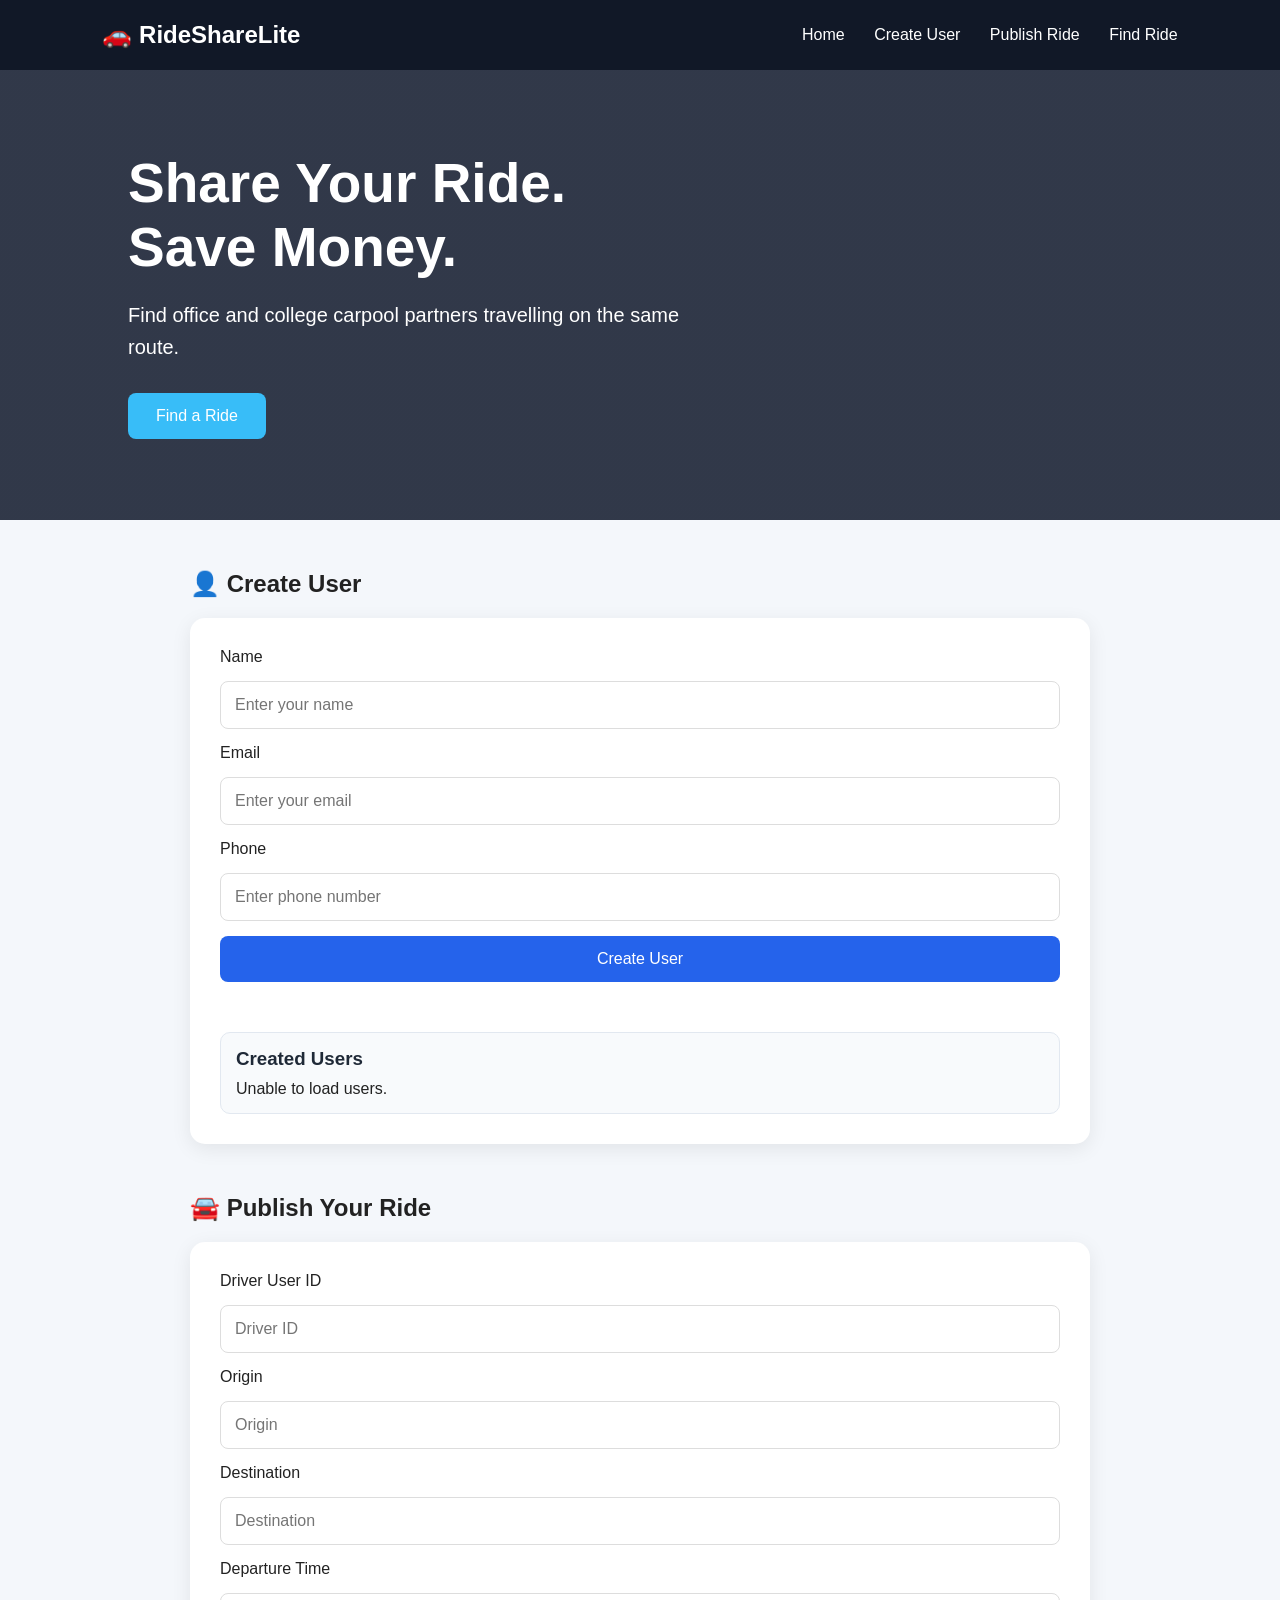
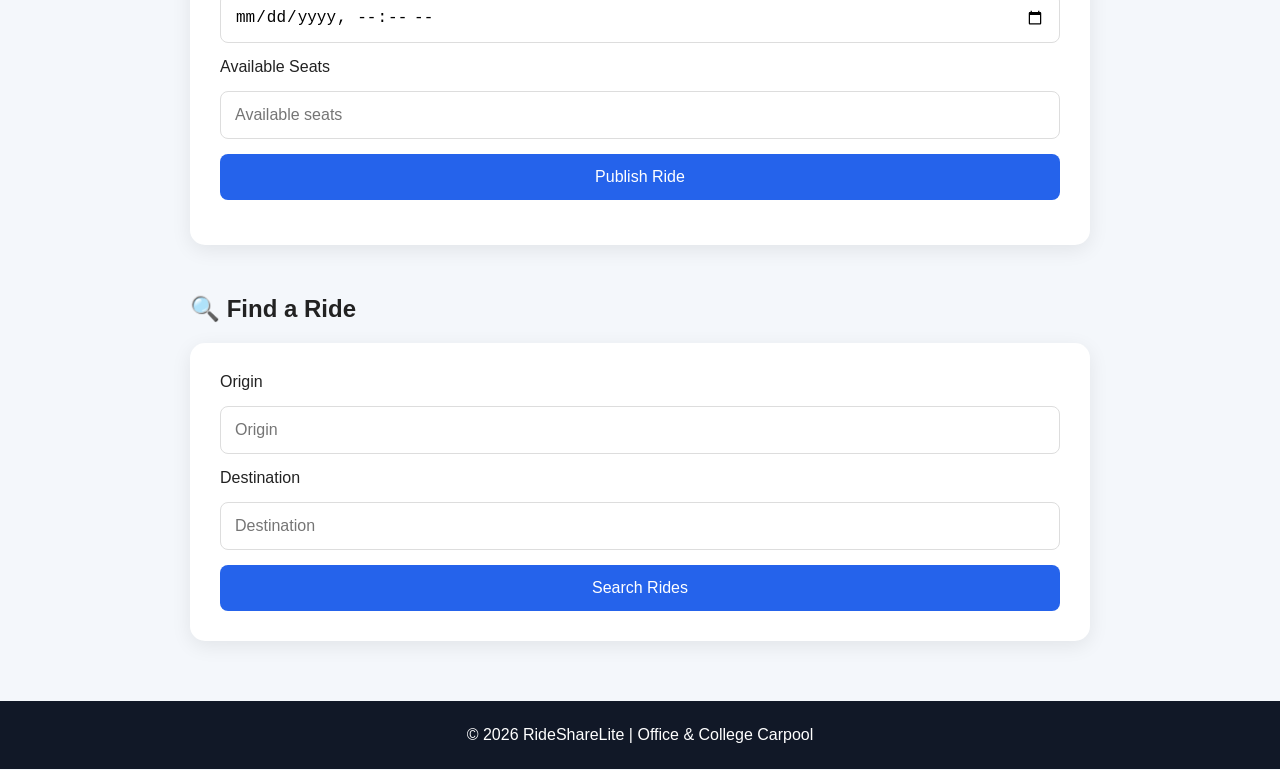
<file: rideshare/target/classes/static/index.html>
<!DOCTYPE html>
<html lang="en">

<head>
  <meta charset="UTF-8">
  <meta name="viewport" content="width=device-width, initial-scale=1.0">

  <title>RideShareLite</title>

  <link rel="stylesheet" href="style.css">
</head>

<body>

<header>
  <div class="logo">🚗 RideShareLite</div>

  <nav>
    <a href="#home">Home</a>
    <a href="#create-user">Create User</a>
    <a href="#publish">Publish Ride</a>
    <a href="#search">Find Ride</a>
  </nav>
</header>


<!-- HOME -->

<section id="home" class="hero">

  <div class="hero-content">

    <h1>Share Your Ride.<br>Save Money.</h1>

    <p>
      Find office and college carpool partners
      travelling on the same route.
    </p>

    <a href="#search" class="btn">
      Find a Ride
    </a>

  </div>

</section>


<!-- CREATE USER -->

<section id="create-user" class="container">

  <h2>👤 Create User</h2>

  <div class="card">

    <label>Name</label>

    <input
            type="text"
            id="name"
            placeholder="Enter your name">


    <label>Email</label>

    <input
            type="email"
            id="email"
            placeholder="Enter your email">


    <label>Phone</label>

    <input
            type="text"
            id="phone"
            placeholder="Enter phone number">


    <button type="button" onclick="createUser()">
      Create User
    </button>

    <p id="userMessage"></p>

    <div id="userList" class="user-list"></div>

  </div>

</section>


<!-- PUBLISH RIDE -->

<section id="publish" class="container">

  <h2>🚘 Publish Your Ride</h2>

  <div class="card">

    <label>Driver User ID</label>

    <input
            type="number"
            id="driverId"
            placeholder="Driver ID">


    <label>Origin</label>

    <input
            type="text"
            id="origin"
            placeholder="Origin">


    <label>Destination</label>

    <input
            type="text"
            id="destination"
            placeholder="Destination">


    <label>Departure Time</label>

    <input
            type="datetime-local"
            id="departureTime">


    <label>Available Seats</label>

    <input
            type="number"
            id="seats"
            min="1"
            placeholder="Available seats">


    <button type="button" onclick="publishRide()">
      Publish Ride
    </button>

    <p id="rideMessage"></p>

  </div>

</section>


<!-- SEARCH -->

<section id="search" class="container">

  <h2>🔍 Find a Ride</h2>

  <div class="card">

    <label>Origin</label>

    <input
            type="text"
            id="searchOrigin"
            placeholder="Origin">


    <label>Destination</label>

    <input
            type="text"
            id="searchDestination"
            placeholder="Destination">


    <button type="button" onclick="searchRides()">
      Search Rides
    </button>

  </div>

  <div id="rideResults"></div>

</section>


<!-- FOOTER -->

<footer>

  <p>
    © 2026 RideShareLite | Office & College Carpool
  </p>

</footer>


<!-- JAVASCRIPT -->

<script>

  async function createUser() {
    const name = document.getElementById("name").value.trim();
    const email = document.getElementById("email").value.trim();
    const phone = document.getElementById("phone").value.trim();

    if (!name || !email || !phone) {
      alert("Please fill all fields");
      return;
    }

    const user = { name, email, phone };

    try {
      const response = await fetch("http://localhost:8081/users", {
        method: "POST",
        headers: { "Content-Type": "application/json" },
        body: JSON.stringify(user)
      });

      const text = await response.text();

      if (!response.ok) {
        throw new Error(text || "Failed to create user");
      }

      const data = JSON.parse(text);
      const messageBox = document.getElementById("userMessage");
      messageBox.textContent = "User created successfully! ID: " + data.id;

      document.getElementById("name").value = "";
      document.getElementById("email").value = "";
      document.getElementById("phone").value = "";

      await loadUsers();
    } catch (error) {
      console.error(error);
      const messageBox = document.getElementById("userMessage");
      messageBox.textContent = "User creation failed: " + error.message;
    }
  }

  function renderUsers(users) {
    const userList = document.getElementById("userList");
    if (!userList) return;

    if (!users || users.length === 0) {
      userList.innerHTML = "<h3>Created Users</h3><p>No users created yet.</p>";
      return;
    }

    userList.innerHTML = `
      <h3>Created Users</h3>
      <ul>
        ${users.map(user => `
          <li>
            <strong>ID:</strong> ${user.id} |
            <strong>Name:</strong> ${user.name} |
            <strong>Email:</strong> ${user.email} |
            <strong>Phone:</strong> ${user.phone}
          </li>
        `).join("")}
      </ul>
    `;
  }

  async function loadUsers() {
    try {
      const response = await fetch("http://localhost:8081/users");
      if (!response.ok) throw new Error("Unable to load users");

      const users = await response.json();
      renderUsers(users);
    } catch (error) {
      console.error(error);
      const userList = document.getElementById("userList");
      if (userList) {
        userList.innerHTML = "<h3>Created Users</h3><p>Unable to load users.</p>";
      }
    }
  }

  async function publishRide() {
    const driverId = document.getElementById("driverId").value.trim();
    const origin = document.getElementById("origin").value.trim();
    const destination = document.getElementById("destination").value.trim();
    const departureTime = document.getElementById("departureTime").value.trim();
    const seats = document.getElementById("seats").value.trim();

    if (!driverId || !origin || !destination || !departureTime || !seats) {
      alert("Please fill in all ride details.");
      return;
    }

    const ride = {
      origin,
      destination,
      departureTime,
      seatsAvailable: Number(seats),
      driver: { id: Number(driverId) }
    };

    try {
      const response = await fetch("http://localhost:8081/rides", {
        method: "POST",
        headers: { "Content-Type": "application/json" },
        body: JSON.stringify(ride)
      });

      const text = await response.text();
      if (!response.ok) throw new Error(text || "Failed to publish ride");

      const data = JSON.parse(text);
      document.getElementById("rideMessage").textContent = "Ride published successfully! Ride ID: " + data.id;

      document.getElementById("driverId").value = "";
      document.getElementById("origin").value = "";
      document.getElementById("destination").value = "";
      document.getElementById("departureTime").value = "";
      document.getElementById("seats").value = "";
    } catch (error) {
      console.error(error);
      document.getElementById("rideMessage").textContent = "Ride publishing failed: " + error.message;
    }
  }

  async function searchRides() {
    const origin = document.getElementById("searchOrigin").value.trim();
    const destination = document.getElementById("searchDestination").value.trim();

    if (!origin || !destination) {
      alert("Please enter origin and destination.");
      return;
    }

    try {
      const response = await fetch(`http://localhost:8081/rides/search?origin=${encodeURIComponent(origin)}&destination=${encodeURIComponent(destination)}`);
      if (!response.ok) throw new Error("Search request failed");

      const rides = await response.json();
      const resultsContainer = document.getElementById("rideResults");

      if (!rides.length) {
        resultsContainer.innerHTML = "<p>No rides found for the selected route.</p>";
        return;
      }

      resultsContainer.innerHTML = rides.map(ride => `
        <div class="ride-card">
          <h3>Ride ID: ${ride.id}</h3>
          <p><strong>Origin:</strong> ${ride.origin}</p>
          <p><strong>Destination:</strong> ${ride.destination}</p>
          <p><strong>Departure:</strong> ${ride.departureTime}</p>
          <p><strong>Seats:</strong> ${ride.seatsAvailable}</p>
        </div>
      `).join("");
    } catch (error) {
      console.error(error);
      document.getElementById("rideResults").innerHTML = "<p>Unable to search rides right now.</p>";
    }
  }

  document.addEventListener("DOMContentLoaded", loadUsers);

</script>


</body>

</html>
</file>
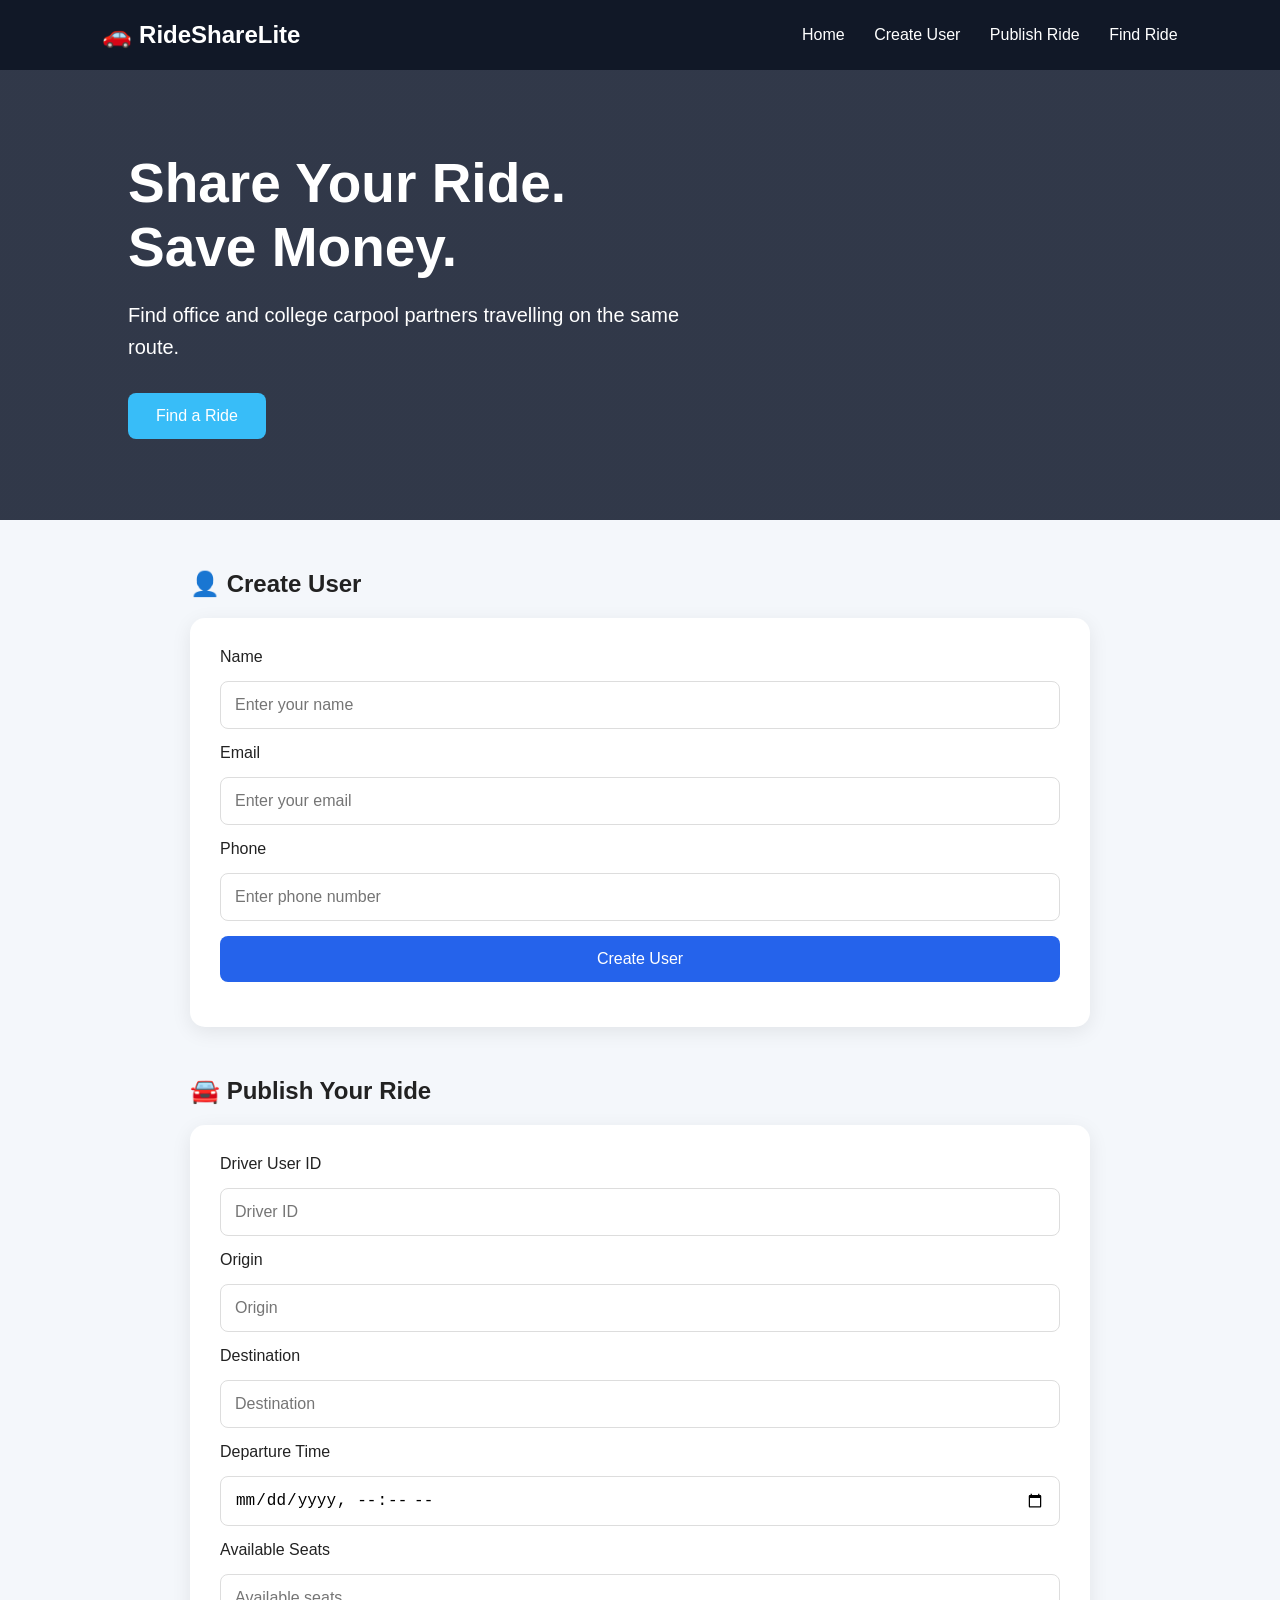
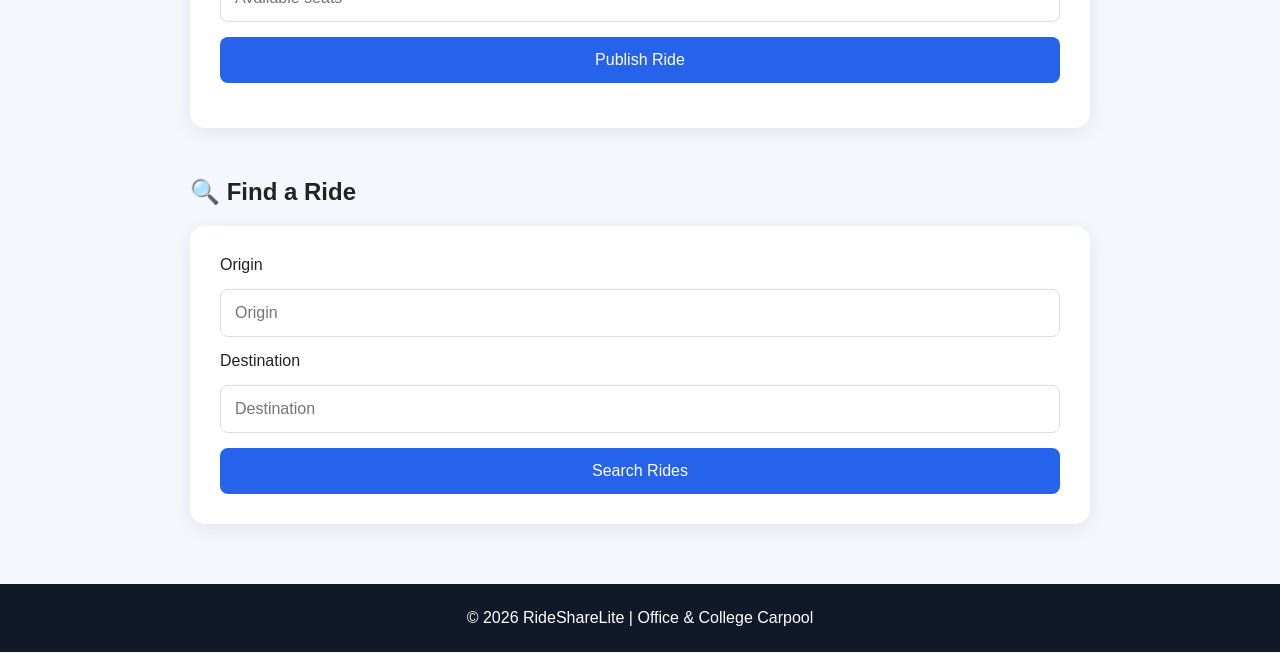
<file: rideshare/rideshare/src/main/resources/static/index.html>
<!DOCTYPE html>
<html lang="en">

<head>
  <meta charset="UTF-8">
  <meta name="viewport" content="width=device-width, initial-scale=1.0">

  <title>RideShareLite</title>

  <link rel="stylesheet" href="style.css">
</head>

<body>

<header>
  <div class="logo">🚗 RideShareLite</div>

  <nav>
    <a href="#home">Home</a>
    <a href="#create-user">Create User</a>
    <a href="#publish">Publish Ride</a>
    <a href="#search">Find Ride</a>
  </nav>
</header>


<!-- HOME -->

<section id="home" class="hero">

  <div class="hero-content">

    <h1>Share Your Ride.<br>Save Money.</h1>

    <p>
      Find office and college carpool partners
      travelling on the same route.
    </p>

    <a href="#search" class="btn">
      Find a Ride
    </a>

  </div>

</section>


<!-- CREATE USER -->

<section id="create-user" class="container">

  <h2>👤 Create User</h2>

  <div class="card">

    <label>Name</label>

    <input
            type="text"
            id="name"
            placeholder="Enter your name">


    <label>Email</label>

    <input
            type="email"
            id="email"
            placeholder="Enter your email">


    <label>Phone</label>

    <input
            type="text"
            id="phone"
            placeholder="Enter phone number">


    <button type="button" onclick="createUser()">
      Create User
    </button>

    <p id="userMessage"></p>

  </div>

</section>


<!-- PUBLISH RIDE -->

<section id="publish" class="container">

  <h2>🚘 Publish Your Ride</h2>

  <div class="card">

    <label>Driver User ID</label>

    <input
            type="number"
            id="driverId"
            placeholder="Driver ID">


    <label>Origin</label>

    <input
            type="text"
            id="origin"
            placeholder="Origin">


    <label>Destination</label>

    <input
            type="text"
            id="destination"
            placeholder="Destination">


    <label>Departure Time</label>

    <input
            type="datetime-local"
            id="departureTime">


    <label>Available Seats</label>

    <input
            type="number"
            id="seats"
            min="1"
            placeholder="Available seats">


    <button type="button" onclick="publishRide()">
      Publish Ride
    </button>

    <p id="rideMessage"></p>

  </div>

</section>


<!-- SEARCH -->

<section id="search" class="container">

  <h2>🔍 Find a Ride</h2>

  <div class="card">

    <label>Origin</label>

    <input
            type="text"
            id="searchOrigin"
            placeholder="Origin">


    <label>Destination</label>

    <input
            type="text"
            id="searchDestination"
            placeholder="Destination">


    <button type="button" onclick="searchRides()">
      Search Rides
    </button>

  </div>

  <div id="rideResults"></div>

</section>


<!-- FOOTER -->

<footer>

  <p>
    © 2026 RideShareLite | Office & College Carpool
  </p>

</footer>


<!-- JAVASCRIPT -->

<script>

  async function createUser() {

    console.log("Create User button clicked");

    const name = document.getElementById("name").value.trim();
    const email = document.getElementById("email").value.trim();
    const phone = document.getElementById("phone").value.trim();

    if (name === "" || email === "" || phone === "") {

      alert("Please fill all fields");
      return;
    }

    const user = {
      name: name,
      email: email,
      phone: phone
    };

    console.log("Sending:", user);

    try {

      const response = await fetch("/users", {

        method: "POST",

        headers: {
          "Content-Type": "application/json"
        },

        body: JSON.stringify(user)

      });

      console.log("Response status:", response.status);

      const text = await response.text();

      console.log("Response:", text);

      if (!response.ok) {

        throw new Error(
                "Server error " +
                response.status +
                ": " +
                text
        );
      }

      const data = JSON.parse(text);

      alert(
              "User created successfully!\n\n" +
              "User ID: " + data.id
      );

      document.getElementById("name").value = "";
      document.getElementById("email").value = "";
      document.getElementById("phone").value = "";

    }

    catch (error) {

      console.error(error);

      alert(
              "User creation failed!\n\n" +
              error.message
      );
    }
  }


  /* Temporary functions so other buttons don't give errors */

  function publishRide() {

    alert("Publish Ride will be connected next.");

  }


  function searchRides() {

    alert("Search Ride will be connected next.");

  }

</script>


</body>

</html>
</file>
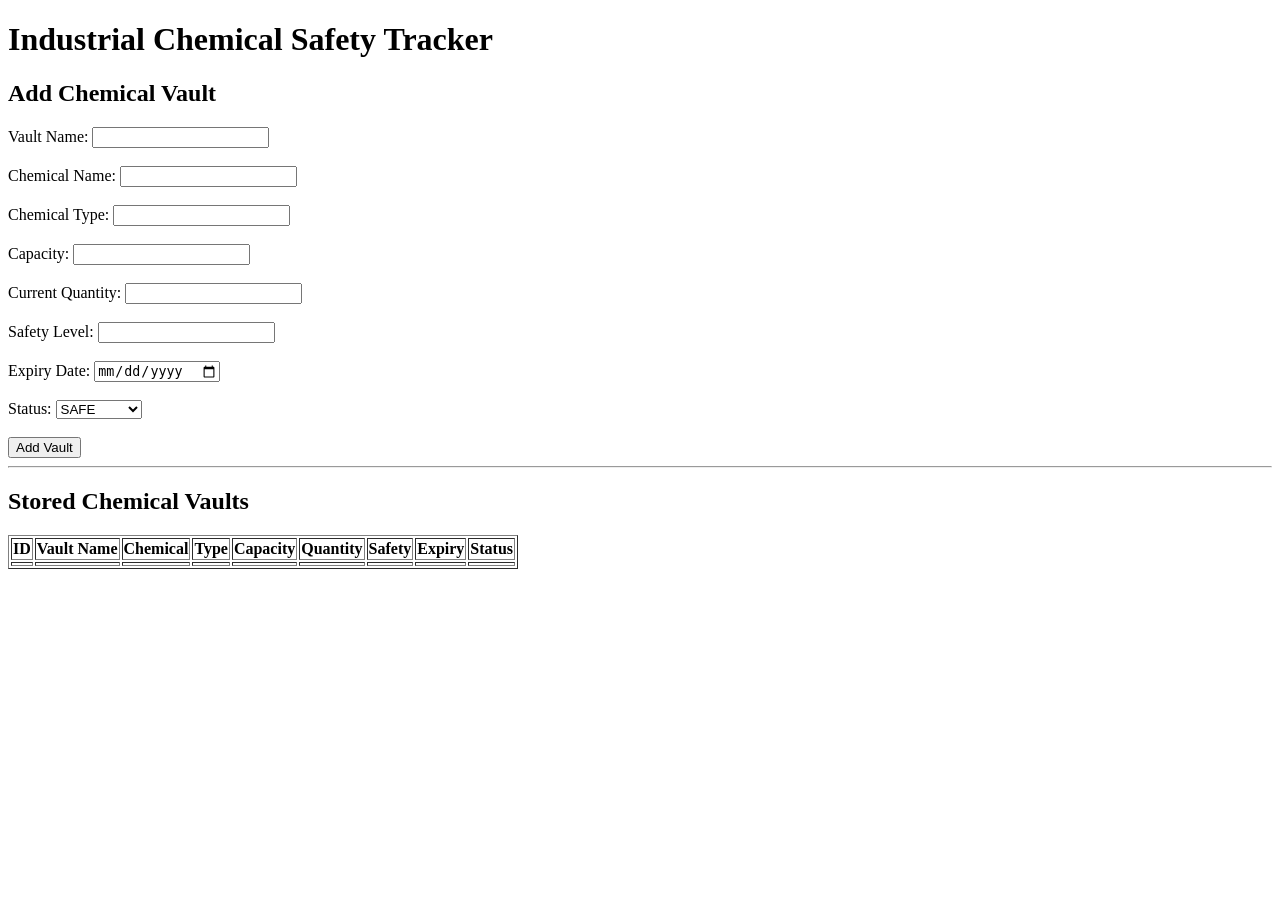
<file: rideshare/target/classes/templates/vaults.html>
<!DOCTYPE html>
<html lang="en" xmlns:th="http://www.thymeleaf.org">

<head>
    <meta charset="UTF-8">
    <title>Chemical Safety Tracker</title>
</head>

<body>

<h1>Industrial Chemical Safety Tracker</h1>

<h2>Add Chemical Vault</h2>

<form action="/vaults/save" method="post">

    <label>Vault Name:</label>
    <input type="text" name="vaultName" required>
    <br><br>

    <label>Chemical Name:</label>
    <input type="text" name="chemicalName" required>
    <br><br>

    <label>Chemical Type:</label>
    <input type="text" name="chemicalType">
    <br><br>

    <label>Capacity:</label>
    <input type="number" step="0.01" name="capacity">
    <br><br>

    <label>Current Quantity:</label>
    <input type="number" step="0.01" name="currentQuantity">
    <br><br>

    <label>Safety Level:</label>
    <input type="text" name="safetyLevel">
    <br><br>

    <label>Expiry Date:</label>
    <input type="date" name="expiryDate">
    <br><br>

    <label>Status:</label>
    <select name="status">
        <option value="SAFE">SAFE</option>
        <option value="WARNING">WARNING</option>
        <option value="EXPIRED">EXPIRED</option>
    </select>

    <br><br>

    <button type="submit">Add Vault</button>

</form>

<hr>

<h2>Stored Chemical Vaults</h2>

<table border="1">

    <tr>
        <th>ID</th>
        <th>Vault Name</th>
        <th>Chemical</th>
        <th>Type</th>
        <th>Capacity</th>
        <th>Quantity</th>
        <th>Safety</th>
        <th>Expiry</th>
        <th>Status</th>
    </tr>

    <tr th:each="vault : ${vaults}">

        <td th:text="${vault.id}"></td>
        <td th:text="${vault.vaultName}"></td>
        <td th:text="${vault.chemicalName}"></td>
        <td th:text="${vault.chemicalType}"></td>
        <td th:text="${vault.capacity}"></td>
        <td th:text="${vault.currentQuantity}"></td>
        <td th:text="${vault.safetyLevel}"></td>
        <td th:text="${vault.expiryDate}"></td>
        <td th:text="${vault.status}"></td>

    </tr>

</table>

</body>

</html>
</file>
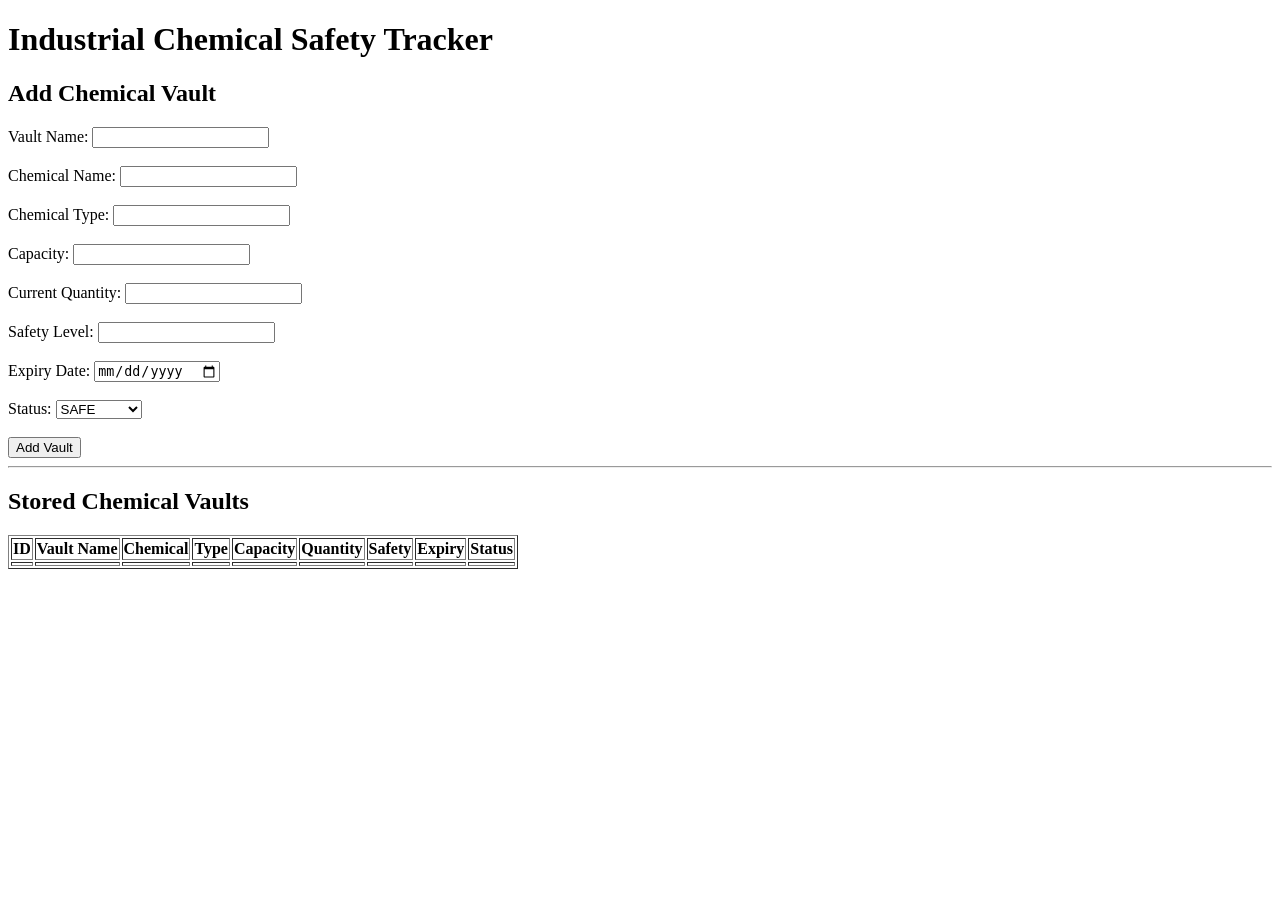
<file: rideshare/rideshare/src/main/resources/templates/vaults.html>
<!DOCTYPE html>
<html lang="en" xmlns:th="http://www.thymeleaf.org">

<head>
    <meta charset="UTF-8">
    <title>Chemical Safety Tracker</title>
</head>

<body>

<h1>Industrial Chemical Safety Tracker</h1>

<h2>Add Chemical Vault</h2>

<form action="/vaults/save" method="post">

    <label>Vault Name:</label>
    <input type="text" name="vaultName" required>
    <br><br>

    <label>Chemical Name:</label>
    <input type="text" name="chemicalName" required>
    <br><br>

    <label>Chemical Type:</label>
    <input type="text" name="chemicalType">
    <br><br>

    <label>Capacity:</label>
    <input type="number" step="0.01" name="capacity">
    <br><br>

    <label>Current Quantity:</label>
    <input type="number" step="0.01" name="currentQuantity">
    <br><br>

    <label>Safety Level:</label>
    <input type="text" name="safetyLevel">
    <br><br>

    <label>Expiry Date:</label>
    <input type="date" name="expiryDate">
    <br><br>

    <label>Status:</label>
    <select name="status">
        <option value="SAFE">SAFE</option>
        <option value="WARNING">WARNING</option>
        <option value="EXPIRED">EXPIRED</option>
    </select>

    <br><br>

    <button type="submit">Add Vault</button>

</form>

<hr>

<h2>Stored Chemical Vaults</h2>

<table border="1">

    <tr>
        <th>ID</th>
        <th>Vault Name</th>
        <th>Chemical</th>
        <th>Type</th>
        <th>Capacity</th>
        <th>Quantity</th>
        <th>Safety</th>
        <th>Expiry</th>
        <th>Status</th>
    </tr>

    <tr th:each="vault : ${vaults}">

        <td th:text="${vault.id}"></td>
        <td th:text="${vault.vaultName}"></td>
        <td th:text="${vault.chemicalName}"></td>
        <td th:text="${vault.chemicalType}"></td>
        <td th:text="${vault.capacity}"></td>
        <td th:text="${vault.currentQuantity}"></td>
        <td th:text="${vault.safetyLevel}"></td>
        <td th:text="${vault.expiryDate}"></td>
        <td th:text="${vault.status}"></td>

    </tr>

</table>

</body>

</html>
</file>
<file: rideshare/target/classes/static/style.css>
* {
    margin: 0;
    padding: 0;
    box-sizing: border-box;
}

body {
    font-family: Arial, sans-serif;
    background: #f4f7fb;
    color: #222;
}


/* HEADER */

header {
    height: 70px;
    background: #111827;
    color: white;

    display: flex;
    align-items: center;
    justify-content: space-between;

    padding: 0 8%;
}

.logo {
    font-size: 24px;
    font-weight: bold;
}

nav a {
    color: white;
    text-decoration: none;
    margin-left: 25px;
}

nav a:hover {
    color: #38bdf8;
}


/* HERO */

.hero {
    min-height: 450px;

    display: flex;
    align-items: center;

    padding: 50px 10%;

    background:
            linear-gradient(
                    rgba(15, 23, 42, 0.85),
                    rgba(15, 23, 42, 0.85)
            ),
            url("https://images.unsplash.com/photo-1449965408869-eaa3f722e40d");

    background-size: cover;
    background-position: center;

    color: white;
}

.hero-content {
    max-width: 600px;
}

.hero h1 {
    font-size: 55px;
    margin-bottom: 20px;
}

.hero p {
    font-size: 20px;
    line-height: 1.6;
    margin-bottom: 30px;
}

.btn {
    display: inline-block;

    padding: 14px 28px;

    background: #38bdf8;
    color: white;

    text-decoration: none;

    border-radius: 8px;
}


/* CONTAINER */

.container {
    width: 85%;
    max-width: 900px;

    margin: 50px auto;
}

.container h2 {
    margin-bottom: 20px;
}


/* CARD */

.card {
    background: white;

    padding: 30px;

    border-radius: 15px;

    box-shadow:
            0 5px 20px rgba(0, 0, 0, 0.08);

    display: flex;
    flex-direction: column;

    gap: 15px;
}


/* INPUTS */

input {
    padding: 14px;

    border: 1px solid #ddd;

    border-radius: 8px;

    font-size: 16px;
}

input:focus {
    outline: none;

    border-color: #38bdf8;
}


/* BUTTON */

button {
    padding: 14px;

    border: none;

    border-radius: 8px;

    background: #2563eb;

    color: white;

    font-size: 16px;

    cursor: pointer;
}

button:hover {
    background: #1d4ed8;
}


/* RESULTS */

#rideResults {
    margin-top: 25px;
}

.ride-card {
    background: white;

    padding: 20px;

    margin-bottom: 15px;

    border-radius: 12px;

    box-shadow:
            0 4px 15px rgba(0, 0, 0, 0.08);
}

.ride-card h3 {
    color: #2563eb;

    margin-bottom: 10px;
}

.ride-card p {
    margin: 7px 0;
}

.user-list {
    margin-top: 20px;
    padding: 15px;
    background: #f8fafc;
    border-radius: 10px;
    border: 1px solid #e2e8f0;
}

.user-list h3 {
    margin-bottom: 10px;
    color: #1f2937;
}

.user-list ul {
    list-style: none;
    display: flex;
    flex-direction: column;
    gap: 10px;
}

.user-list li {
    padding: 10px 12px;
    background: white;
    border-radius: 8px;
    border: 1px solid #e5e7eb;
}


/* MESSAGE */

#userMessage,
#rideMessage {
    font-weight: bold;
}


/* FOOTER */

footer {
    margin-top: 60px;

    padding: 25px;

    text-align: center;

    background: #111827;

    color: white;
}


/* MOBILE */

@media (max-width: 700px) {

    header {
        flex-direction: column;

        height: auto;

        padding: 20px;
    }

    nav {
        margin-top: 15px;
    }

    nav a {
        margin: 8px;
    }

    .hero h1 {
        font-size: 38px;
    }

    .container {
        width: 90%;
    }
}
</file>
<file: rideshare/rideshare/src/main/resources/static/style.css>
* {
    margin: 0;
    padding: 0;
    box-sizing: border-box;
}

body {
    font-family: Arial, sans-serif;
    background: #f4f7fb;
    color: #222;
}


/* HEADER */

header {
    height: 70px;
    background: #111827;
    color: white;

    display: flex;
    align-items: center;
    justify-content: space-between;

    padding: 0 8%;
}

.logo {
    font-size: 24px;
    font-weight: bold;
}

nav a {
    color: white;
    text-decoration: none;
    margin-left: 25px;
}

nav a:hover {
    color: #38bdf8;
}


/* HERO */

.hero {
    min-height: 450px;

    display: flex;
    align-items: center;

    padding: 50px 10%;

    background:
            linear-gradient(
                    rgba(15, 23, 42, 0.85),
                    rgba(15, 23, 42, 0.85)
            ),
            url("https://images.unsplash.com/photo-1449965408869-eaa3f722e40d");

    background-size: cover;
    background-position: center;

    color: white;
}

.hero-content {
    max-width: 600px;
}

.hero h1 {
    font-size: 55px;
    margin-bottom: 20px;
}

.hero p {
    font-size: 20px;
    line-height: 1.6;
    margin-bottom: 30px;
}

.btn {
    display: inline-block;

    padding: 14px 28px;

    background: #38bdf8;
    color: white;

    text-decoration: none;

    border-radius: 8px;
}


/* CONTAINER */

.container {
    width: 85%;
    max-width: 900px;

    margin: 50px auto;
}

.container h2 {
    margin-bottom: 20px;
}


/* CARD */

.card {
    background: white;

    padding: 30px;

    border-radius: 15px;

    box-shadow:
            0 5px 20px rgba(0, 0, 0, 0.08);

    display: flex;
    flex-direction: column;

    gap: 15px;
}


/* INPUTS */

input {
    padding: 14px;

    border: 1px solid #ddd;

    border-radius: 8px;

    font-size: 16px;
}

input:focus {
    outline: none;

    border-color: #38bdf8;
}


/* BUTTON */

button {
    padding: 14px;

    border: none;

    border-radius: 8px;

    background: #2563eb;

    color: white;

    font-size: 16px;

    cursor: pointer;
}

button:hover {
    background: #1d4ed8;
}


/* RESULTS */

#rideResults {
    margin-top: 25px;
}

.ride-card {
    background: white;

    padding: 20px;

    margin-bottom: 15px;

    border-radius: 12px;

    box-shadow:
            0 4px 15px rgba(0, 0, 0, 0.08);
}

.ride-card h3 {
    color: #2563eb;

    margin-bottom: 10px;
}

.ride-card p {
    margin: 7px 0;
}


/* MESSAGE */

#userMessage,
#rideMessage {
    font-weight: bold;
}


/* FOOTER */

footer {
    margin-top: 60px;

    padding: 25px;

    text-align: center;

    background: #111827;

    color: white;
}


/* MOBILE */

@media (max-width: 700px) {

    header {
        flex-direction: column;

        height: auto;

        padding: 20px;
    }

    nav {
        margin-top: 15px;
    }

    nav a {
        margin: 8px;
    }

    .hero h1 {
        font-size: 38px;
    }

    .container {
        width: 90%;
    }
}
</file>
